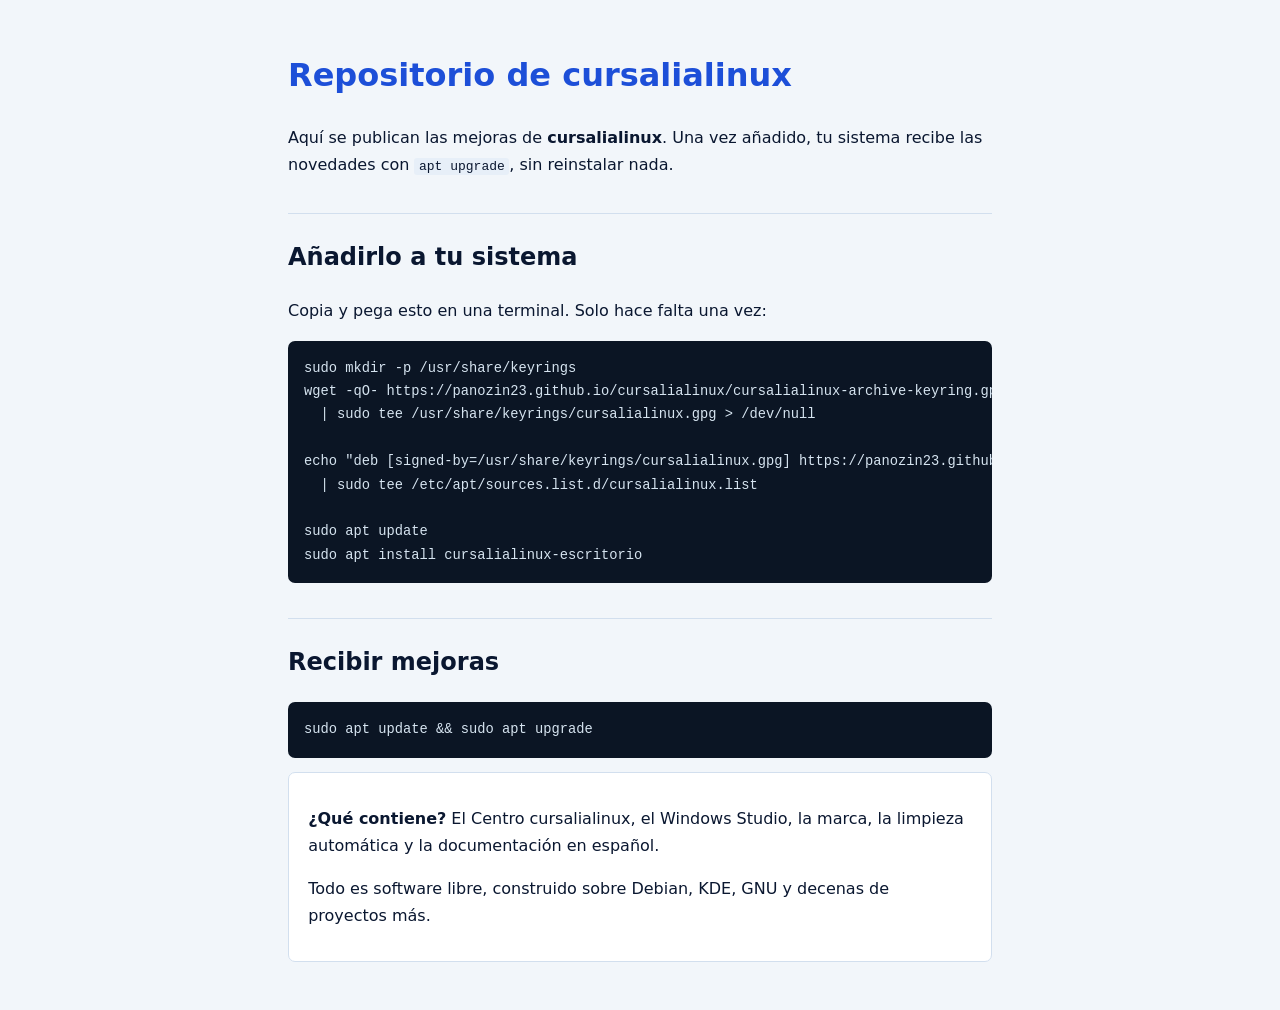
<file: index.html>
<!doctype html><html lang="es"><meta charset="utf-8">
<title>Repositorio de cursalialinux</title>
<meta name="viewport" content="width=device-width,initial-scale=1">
<style>
 body{font-family:system-ui,sans-serif;max-width:44rem;margin:3rem auto;padding:0 1.2rem;
      line-height:1.7;color:#0A1730;background:#F2F6FA}
 h1{color:#1D4FD8} h2{margin-top:2.2rem;border-top:1px solid #D2DFEE;padding-top:1.4rem}
 pre{background:#0B1524;color:#D6E4F0;padding:1rem;border-radius:7px;overflow-x:auto;font-size:.86rem}
 code{background:#E7EFF8;padding:.1em .35em;border-radius:3px}
 .nota{background:#fff;border:1px solid #D2DFEE;border-radius:7px;padding:1rem 1.2rem}
</style>
<h1>Repositorio de cursalialinux</h1>
<p>Aquí se publican las mejoras de <b>cursalialinux</b>. Una vez añadido,
tu sistema recibe las novedades con <code>apt upgrade</code>, sin reinstalar nada.</p>

<h2>Añadirlo a tu sistema</h2>
<p>Copia y pega esto en una terminal. Solo hace falta una vez:</p>
<pre>sudo mkdir -p /usr/share/keyrings
wget -qO- https://panozin23.github.io/cursalialinux/cursalialinux-archive-keyring.gpg \
  | sudo tee /usr/share/keyrings/cursalialinux.gpg > /dev/null

echo "deb [signed-by=/usr/share/keyrings/cursalialinux.gpg] https://panozin23.github.io/cursalialinux trixie main" \
  | sudo tee /etc/apt/sources.list.d/cursalialinux.list

sudo apt update
sudo apt install cursalialinux-escritorio</pre>

<h2>Recibir mejoras</h2>
<pre>sudo apt update && sudo apt upgrade</pre>

<div class="nota">
<p><b>¿Qué contiene?</b> El Centro cursalialinux, el Windows Studio, la marca,
la limpieza automática y la documentación en español.</p>
<p>Todo es software libre, construido sobre Debian, KDE, GNU y decenas de
proyectos más.</p>
</div>
</html>
</file>
